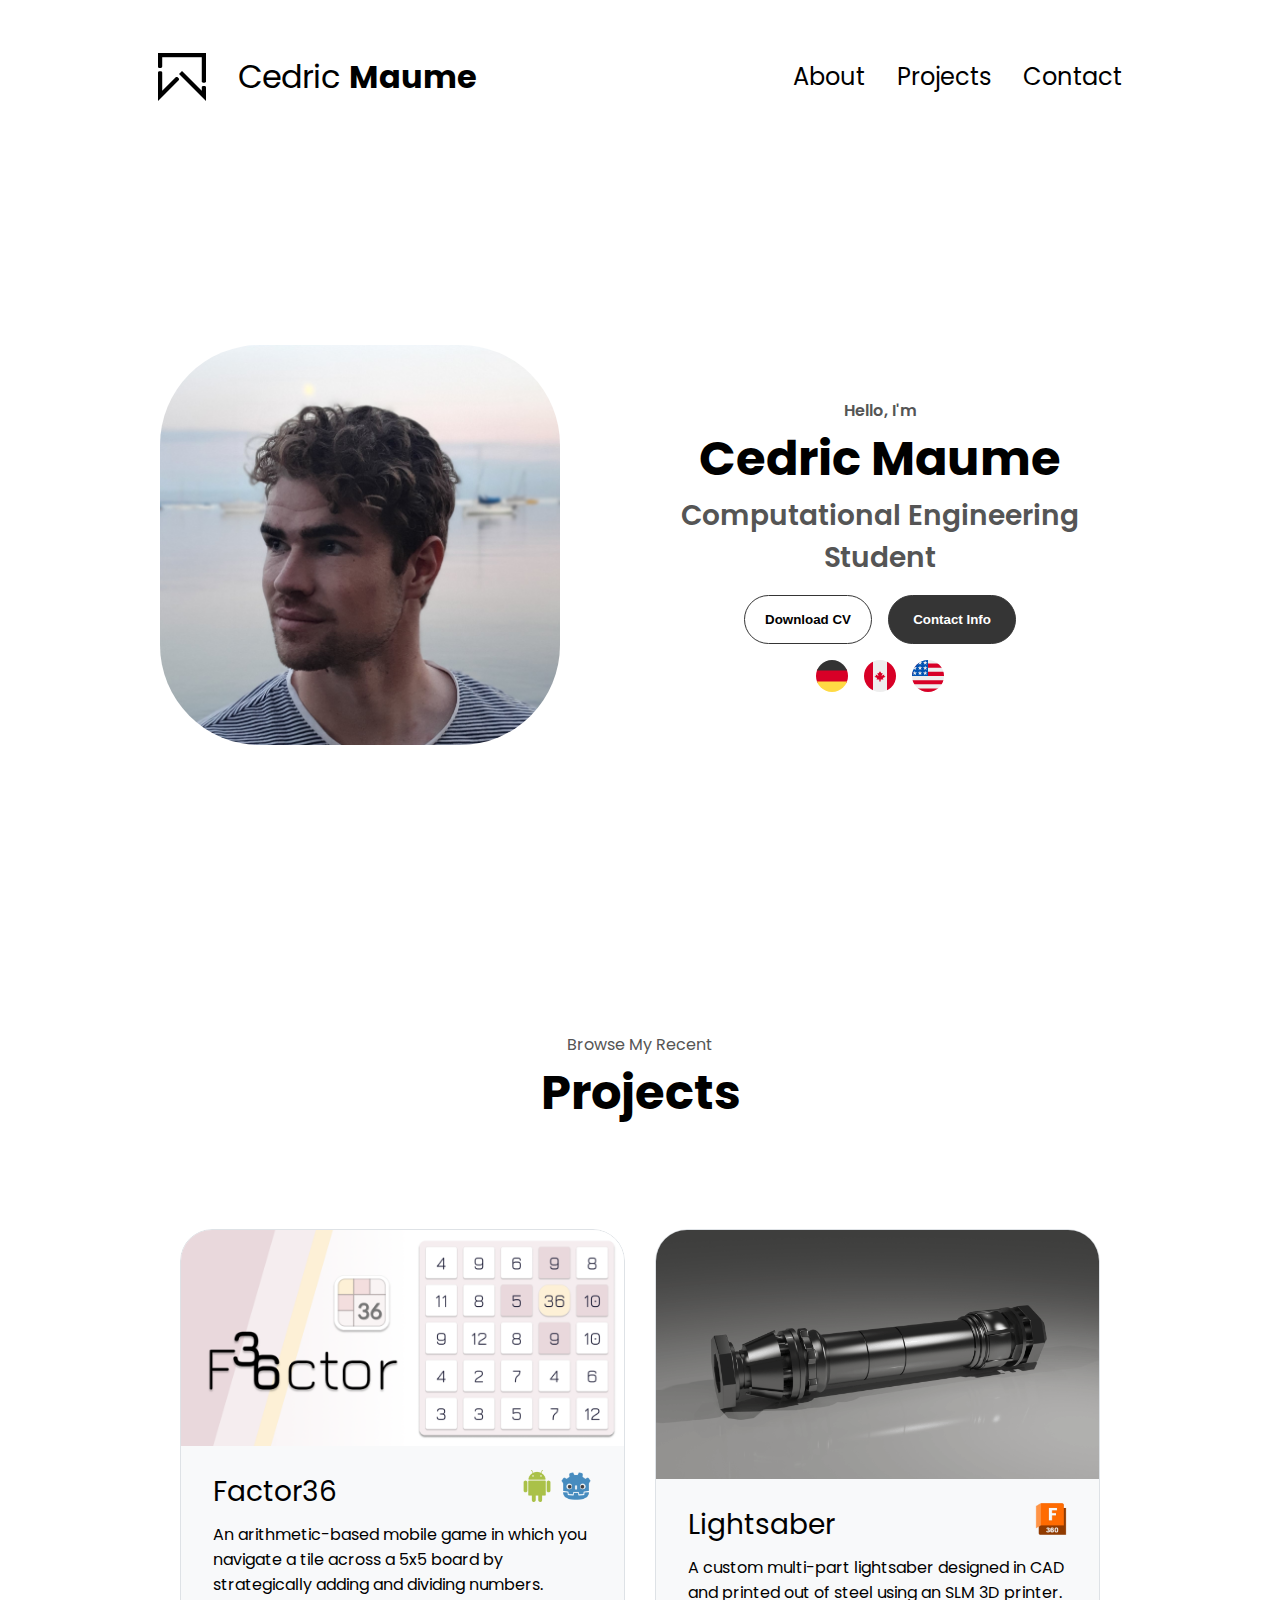
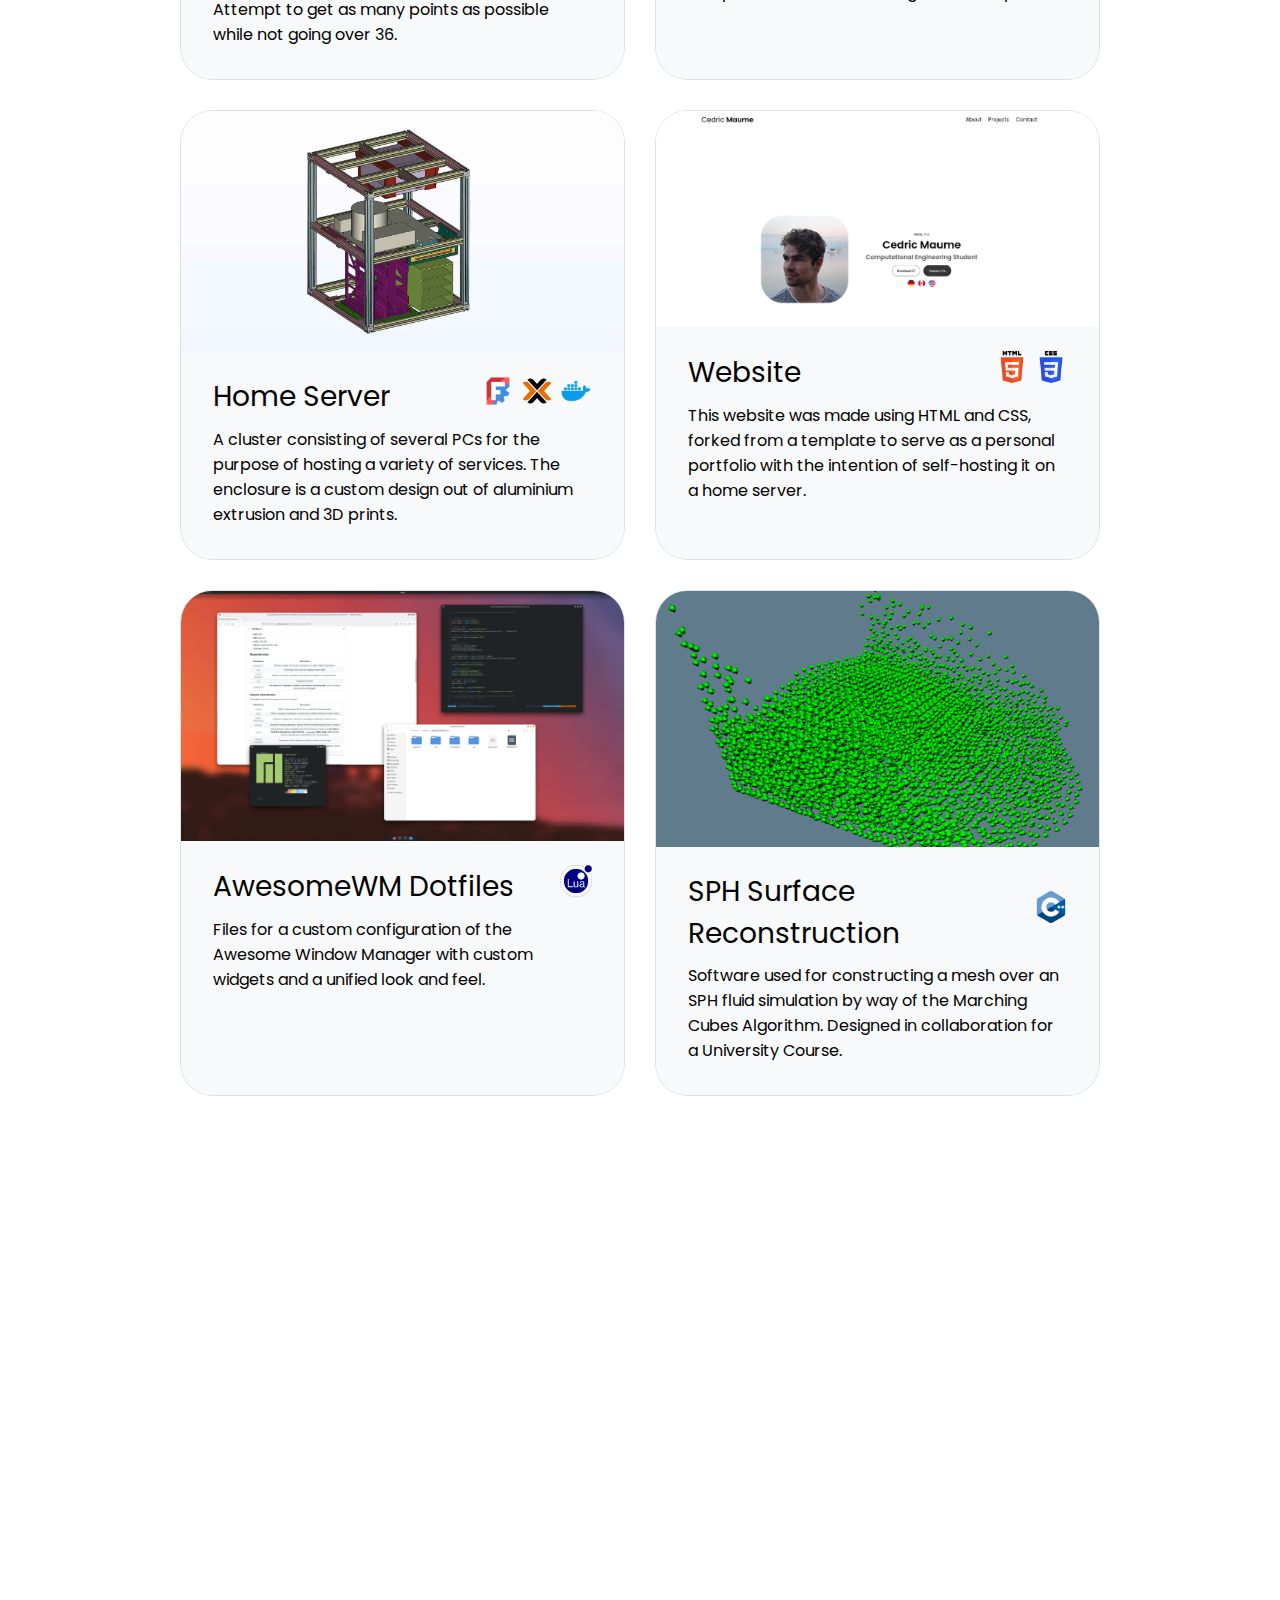
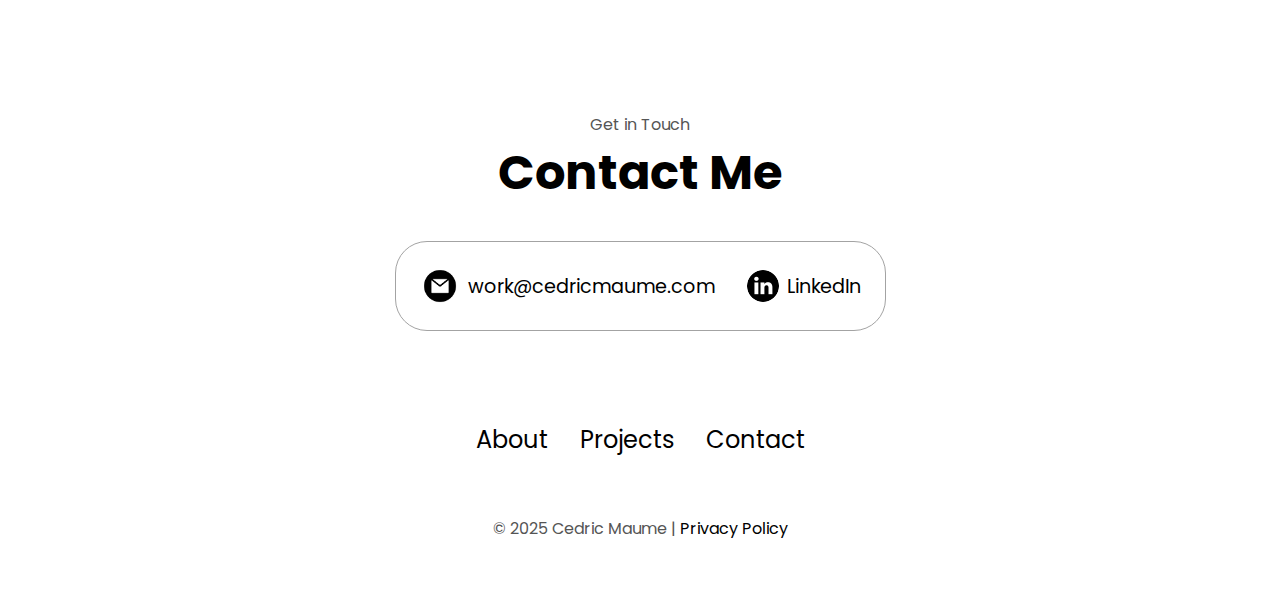
<file: index.html>
<!DOCTYPE html>
<html lang="en">
  <head>
    <meta charset="UTF-8" />
    <meta http-equiv="X-UA-Compatible" content="IE=edge" />
    <meta name="viewport" content="width=device-width, initial-scale=1.0" />
    <title>Cedric Maume</title>
    <link rel="icon" type="image/x-icon" href="./assets/favicon.svg" />
    <link rel="stylesheet" href="style.css" />
    <link rel="stylesheet" href="mediaqueries.css" />
  </head>
  <body>
    <!-- Navigation (Desktop) -->
    <nav id="desktop-nav">
      <div class="logo-container">
        <img src="./assets/favicon.svg" alt="Personal Logo" class="personal-logo" />
        <div class="logo">
          <a href="#desktop-nav">Cedric <b>Maume</b></a>
        </div>
      </div>
      <div>
        <ul class="nav-links">
          <li><a href="#desktop-nav">About</a></li>
          <li><a href="#projects">Projects</a></li>
          <li><a href="#contact">Contact</a></li>
        </ul>
      </div>
    </nav>

    <!-- Navigation (Hamburger) -->
    <nav id="hamburger-nav">
      <div class="logo-container">
        <img src="./assets/favicon.svg" alt="Personal Logo" class="personal-logo" />
        <div class="logo">
          <a href="#desktop-nav">Cedric <b>Maume</b></a>
        </div>
      </div>
      <div class="hamburger-menu">
        <div class="hamburger-icon" onclick="toggleMenu()">
          <span></span>
          <span></span>
          <span></span>
        </div>
        <div class="menu-links">
          <li><a href="#desktop-nav" onclick="toggleMenu()">About</a></li>
          <li><a href="#projects" onclick="toggleMenu()">Projects</a></li>
          <li><a href="#contact" onclick="toggleMenu()">Contact</a></li>
        </div>
      </div>
    </nav>

    <!-- Profile Section -->
    <section id="profile">
      <div class="section__pic-container">
        <img src="./assets/profile-pic.png" alt="Profile Picture" />
      </div>
      <div class="section__text">
        <p class="section__text__p1">Hello, I'm</p>
        <h1 class="title">Cedric Maume</h1>
        <p class="section__text__p2">Computational Engineering Student</p>
        <div class="btn-container">
          <button
            class="btn btn-color-2"
            onclick="window.open('./assets/cv.pdf')"
          >
            Download CV
          </button>
          <button class="btn btn-color-1" onclick="location.href='#contact'">
            Contact Info
          </button>
        </div>
        <div id="socials-container">
          <img src="./assets/de.svg" alt="Germany Flag" class="icon" />
          <img src="./assets/ca.svg" alt="Canada Flag" class="icon" />
          <img src="./assets/us.svg" alt="USA Flag" class="icon" />
        </div>
      </div>
    </section>

    <!-- Projects Section -->
    <section id="projects">
      <p class="section__text__p1">Browse My Recent</p>
      <h1 class="title">Projects</h1>
      <div class="project-grid">
        <!-- Project One -->
        <a href="projects/factor36.html" class="project-link">
          <div class="details-container">
            <div class="article-container">
              <img src="./assets/factor36.png" alt="Factor36" class="project-img" />
            </div>
            <h2 class="experience-sub-title project-title">
              Factor36
              <span class="project-icon">
                <!--<img src="./assets/apple.png" alt="Apple Icon" />-->
                <img src="./assets/android.png" alt="Android Icon" />
                <img src="./assets/godot.png" alt="Godot Icon" />
              </span>
            </h2>
            <p class="project-description">
              An arithmetic-based mobile game in which you navigate a tile across a 5x5 board
              by strategically adding and dividing numbers. Attempt to get as many points as
              possible while not going over 36.
            </p>
          </div>
        </a>

        <!-- Project Two -->
        <a href="./projects/lightsaber.html" class="project-link">
          <div class="details-container">
            <div class="article-container">
              <img src="./assets/lightsaber.png" alt="Lightsaber" class="project-img" />
            </div>
            <h2 class="experience-sub-title project-title">
              Lightsaber
              <span class="project-icon">
                <img src="./assets/fusion360.png" alt="Fusion360 Icon" />
              </span>
            </h2>
            <p class="project-description">
              A custom multi-part lightsaber designed in CAD and printed out of steel using an SLM 3D printer.
            </p>
          </div>
        </a>

        <!-- Project Three -->
        <a href="./projects/server.html" class="project-link">
          <div class="details-container">
            <div class="article-container">
              <img src="./assets/homeserver.png" alt="Home Server" class="project-img" />
            </div>
            <h2 class="experience-sub-title project-title">
              Home Server
              <span class="project-icon">
                <img src="./assets/freecad.png" alt="Freecad Icon" />
                <img src="./assets/proxmox.png" alt="Proxmox Icon" />
                <img src="./assets/docker.png" alt="Docker Icon" />
              </span>
            </h2>
            <p class="project-description">
              A cluster consisting of several PCs for the purpose of hosting a variety of
              services. The enclosure is a custom design out of aluminium extrusion and 3D prints.
            </p>
          </div>
        </a>

        <!-- Project Four -->
        <a href="https://github.com/CedricM9/CedricM9.github.io" class="project-link">
          <div class="details-container">
            <div class="article-container">
              <img src="./assets/website.png" alt="Website" class="project-img" />
            </div>
            <h2 class="experience-sub-title project-title">
              Website
              <span class="project-icon">
                <img src="./assets/html.png" alt="HTML Icon" />
                <img src="./assets/css.png" alt="CSS Icon" />
              </span>
            </h2>
            <p class="project-description">
              This website was made using HTML and CSS, forked from a template to serve as a
              personal portfolio with the intention of self-hosting it on a home server.
            </p>
          </div>
        </a>

        <!-- Project Five -->
        <a href="https://github.com/CedricM9/awesome-dotfiles" class="project-link">
          <div class="details-container">
            <div class="article-container">
              <img src="./assets/awesome.png" alt="AwesomeWM" class="project-img" />
            </div>
            <h2 class="experience-sub-title project-title">
              AwesomeWM Dotfiles
              <span class="project-icon">
                <img src="./assets/lua.png" alt="Lua Icon" />
              </span>
            </h2>
            <p class="project-description">
              Files for a custom configuration of the Awesome Window Manager with custom widgets
              and a unified look and feel.
            </p>
          </div>
        </a>

        <!-- Project Six -->
        <a href="https://github.com/CedricM9/SPH-Surface-Reconstruction" class="project-link">
          <div class="details-container">
            <div class="article-container">
              <img src="./assets/sph.png" alt="SPH Surface Reconstruction" class="project-img" />
            </div>
            <h2 class="experience-sub-title project-title">
              SPH Surface Reconstruction
              <span class="project-icon">
                <img src="./assets/c++.png" alt="C++ Icon" />
              </span>
            </h2>
            <p class="project-description">
              Software used for constructing a mesh over an SPH fluid simulation by way of the
              Marching Cubes Algorithm. Designed in collaboration for a University Course.
            </p>
          </div>
        </a>
      </div>
    </section>

    <!-- Contact Section -->
    <section id="contact">
      <p class="section__text__p1">Get in Touch</p>
      <h1 class="title">Contact Me</h1>
      <div class="contact-info-upper-container">
        <div class="contact-info-container">
          <img src="./assets/email.png" alt="Email icon" class="icon contact-icon email-icon" />
          <p><a href="mailto:work@cedricmaume.com">work@cedricmaume.com</a></p>
        </div>
        <div class="contact-info-container">
          <img src="./assets/linkedin.png" alt="LinkedIn icon" class="icon contact-icon" />
          <p><a href="https://www.linkedin.com/in/cedric-maume-487630256">LinkedIn</a></p>
        </div>
      </div>
<!--
      <div id="socials-container">
        <img src="./assets/linkedin.png" alt="My LinkedIn profile" class="socials-icon" onclick="location.href='https://linkedin.com/'" />
        <img src="./assets/github.png" alt="My Github profile" class="socials-icon" onclick="location.href='https://github.com/'" />
      </div>
-->
    </section>

    <!-- Footer -->
    <footer>
      <nav>
        <div class="nav-links-container">
          <ul class="nav-links">
            <li><a href="#desktop-nav">About</a></li>
            <li><a href="#projects">Projects</a></li>
            <li><a href="#contact">Contact</a></li>
          </ul>
        </div>
      </nav>
      <p>&#169; 2025 Cedric Maume | <a href="./privacy.html">Privacy Policy</a></p>
    </footer>

    <script src="script.js"></script>
  </body>
</html>
</file>
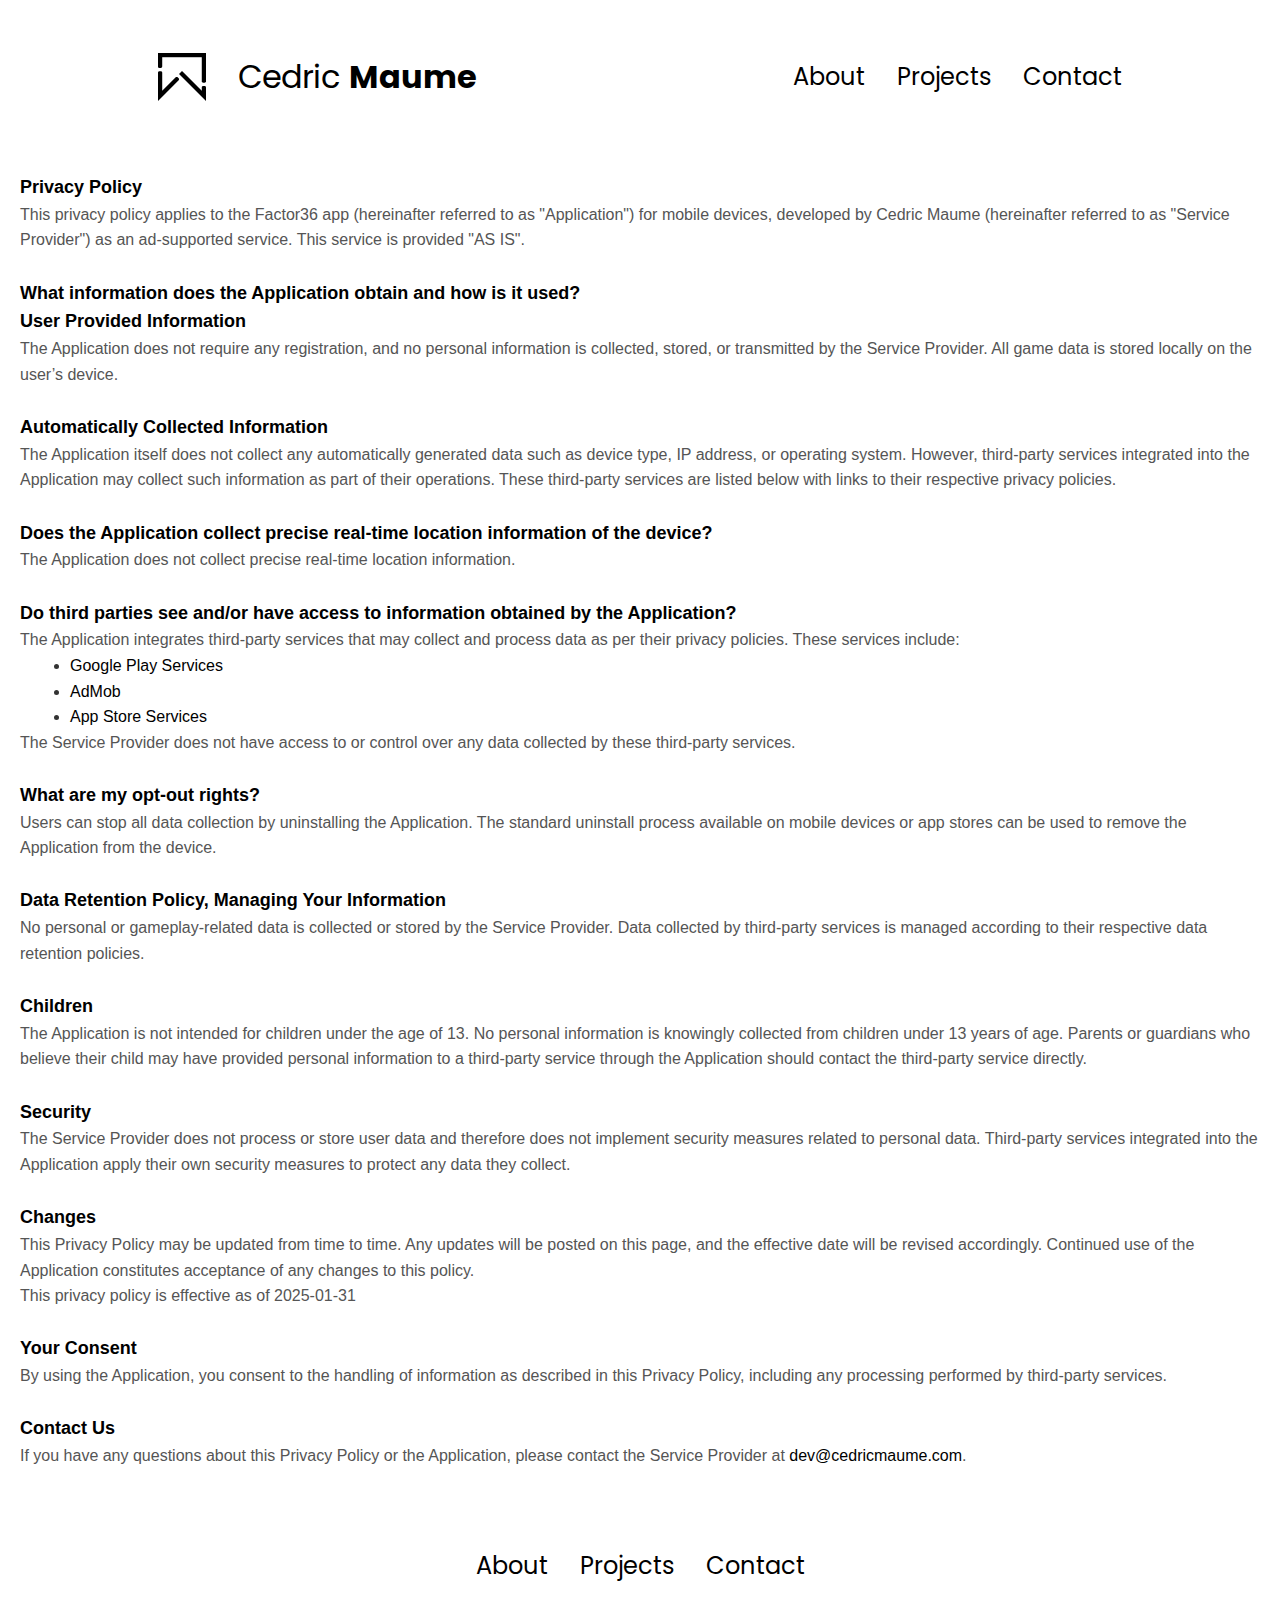
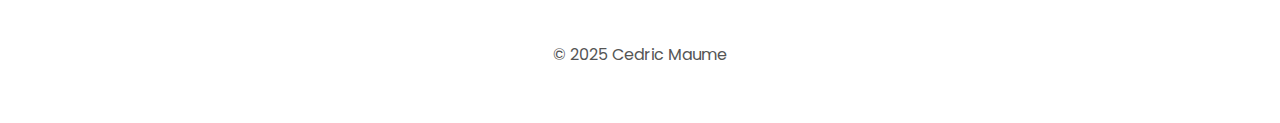
<file: privacy.html>
<!DOCTYPE html>
<html>
<html lang="en">
  <head>
    <meta charset="UTF-8" />
    <meta http-equiv="X-UA-Compatible" content="IE=edge" />
    <meta name="viewport" content="width=device-width, initial-scale=1.0" />
    <title>Privacy Policy</title>
    <link rel="icon" type="image/x-icon" href="./assets/favicon.svg" />
    <link rel="stylesheet" href="style.css" />
    <link rel="stylesheet" href="mediaqueries.css" />
  </head>
<body>
  <!-- Navigation (Desktop) -->
    <nav id="desktop-nav">
      <div class="logo-container">
        <img src="./assets/favicon.svg" alt="Personal Logo" class="personal-logo" />
        <div class="logo">
          <a href="index.html#desktop-nav">Cedric <b>Maume</b></a>
        </div>
      </div>
      <div>
        <ul class="nav-links">
          <li><a href="index.html#desktop-nav">About</a></li>
          <li><a href="index.html#projects">Projects</a></li>
          <li><a href="index.html#contact">Contact</a></li>
        </ul>
      </div>
    </nav>

    <!-- Navigation (Hamburger) -->
    <nav id="hamburger-nav">
      <div class="logo-container">
        <img src="./assets/favicon.svg" alt="Personal Logo" class="personal-logo" />
        <div class="logo">
          <a href="index.html#desktop-nav">Cedric <b>Maume</b></a>
        </div>
      </div>
      <div class="hamburger-menu">
        <div class="hamburger-icon" onclick="toggleMenu()">
          <span></span>
          <span></span>
          <span></span>
        </div>
        <div class="menu-links">
          <li><a href="index.html#desktop-nav" onclick="toggleMenu()">About</a></li>
          <li><a href="index.html#projects" onclick="toggleMenu()">Projects</a></li>
          <li><a href="index.html#contact" onclick="toggleMenu()">Contact</a></li>
        </div>
      </div>
    </nav>

  <div class="text-container">
  <strong>Privacy Policy</strong>
  <p>This privacy policy applies to the Factor36 app (hereinafter referred to as "Application") for mobile devices, developed by Cedric Maume (hereinafter referred to as "Service Provider") as an ad-supported service. This service is provided "AS IS".</p>

  <br><strong>What information does the Application obtain and how is it used?</strong>

  <br><strong>User Provided Information</strong>
  <p>The Application does not require any registration, and no personal information is collected, stored, or transmitted by the Service Provider. All game data is stored locally on the user’s device.</p>

  <br><strong>Automatically Collected Information</strong>
  <p>The Application itself does not collect any automatically generated data such as device type, IP address, or operating system. However, third-party services integrated into the Application may collect such information as part of their operations. These third-party services are listed below with links to their respective privacy policies.</p>

  <br><strong>Does the Application collect precise real-time location information of the device?</strong>
  <p>The Application does not collect precise real-time location information.</p>

  <br><strong>Do third parties see and/or have access to information obtained by the Application?</strong>
  <p>The Application integrates third-party services that may collect and process data as per their privacy policies. These services include:</p>
  <ul>
    <li><a href="https://www.google.com/policies/privacy/" target="_blank" rel="noopener noreferrer">Google Play Services</a></li>
    <li><a href="https://support.google.com/admob/answer/6128543?hl=en" target="_blank" rel="noopener noreferrer">AdMob</a></li>
    <li><a href="https://www.apple.com/legal/privacy/data/en/app-store" target="_blank" rel="noopener noreferrer">App Store Services</a></li>
  </ul>
  <p>The Service Provider does not have access to or control over any data collected by these third-party services.</p>

  <br><strong>What are my opt-out rights?</strong>
  <p>Users can stop all data collection by uninstalling the Application. The standard uninstall process available on mobile devices or app stores can be used to remove the Application from the device.</p>

  <br><strong>Data Retention Policy, Managing Your Information</strong>
  <p>No personal or gameplay-related data is collected or stored by the Service Provider. Data collected by third-party services is managed according to their respective data retention policies.</p>

  <br><strong>Children</strong>
  <p>The Application is not intended for children under the age of 13. No personal information is knowingly collected from children under 13 years of age. Parents or guardians who believe their child may have provided personal information to a third-party service through the Application should contact the third-party service directly.</p>

  <br><strong>Security</strong>
  <p>The Service Provider does not process or store user data and therefore does not implement security measures related to personal data. Third-party services integrated into the Application apply their own security measures to protect any data they collect.</p>

  <br><strong>Changes</strong>
  <p>This Privacy Policy may be updated from time to time. Any updates will be posted on this page, and the effective date will be revised accordingly. Continued use of the Application constitutes acceptance of any changes to this policy.</p>
  <p>This privacy policy is effective as of 2025-01-31</p>

  <br><strong>Your Consent</strong>
  <p>By using the Application, you consent to the handling of information as described in this Privacy Policy, including any processing performed by third-party services.</p>

  <br><strong>Contact Us</strong>
  <p>If you have any questions about this Privacy Policy or the Application, please contact the Service Provider at <a href="mailto:dev@cedricmaume.com">dev@cedricmaume.com</a>.</p>
</div>
    <!-- Footer -->
    <footer>
      <nav>
        <div class="nav-links-container">
          <ul class="nav-links">
            <li><a href="index.html#desktop-nav">About</a></li>
            <li><a href="index.html#projects">Projects</a></li>
            <li><a href="index.html#contact">Contact</a></li>
          </ul>
        </div>
      </nav>
      <p>&#169; 2025 Cedric Maume</p>
    </footer>

    <script src="script.js"></script>
</body>
</html>
</file>
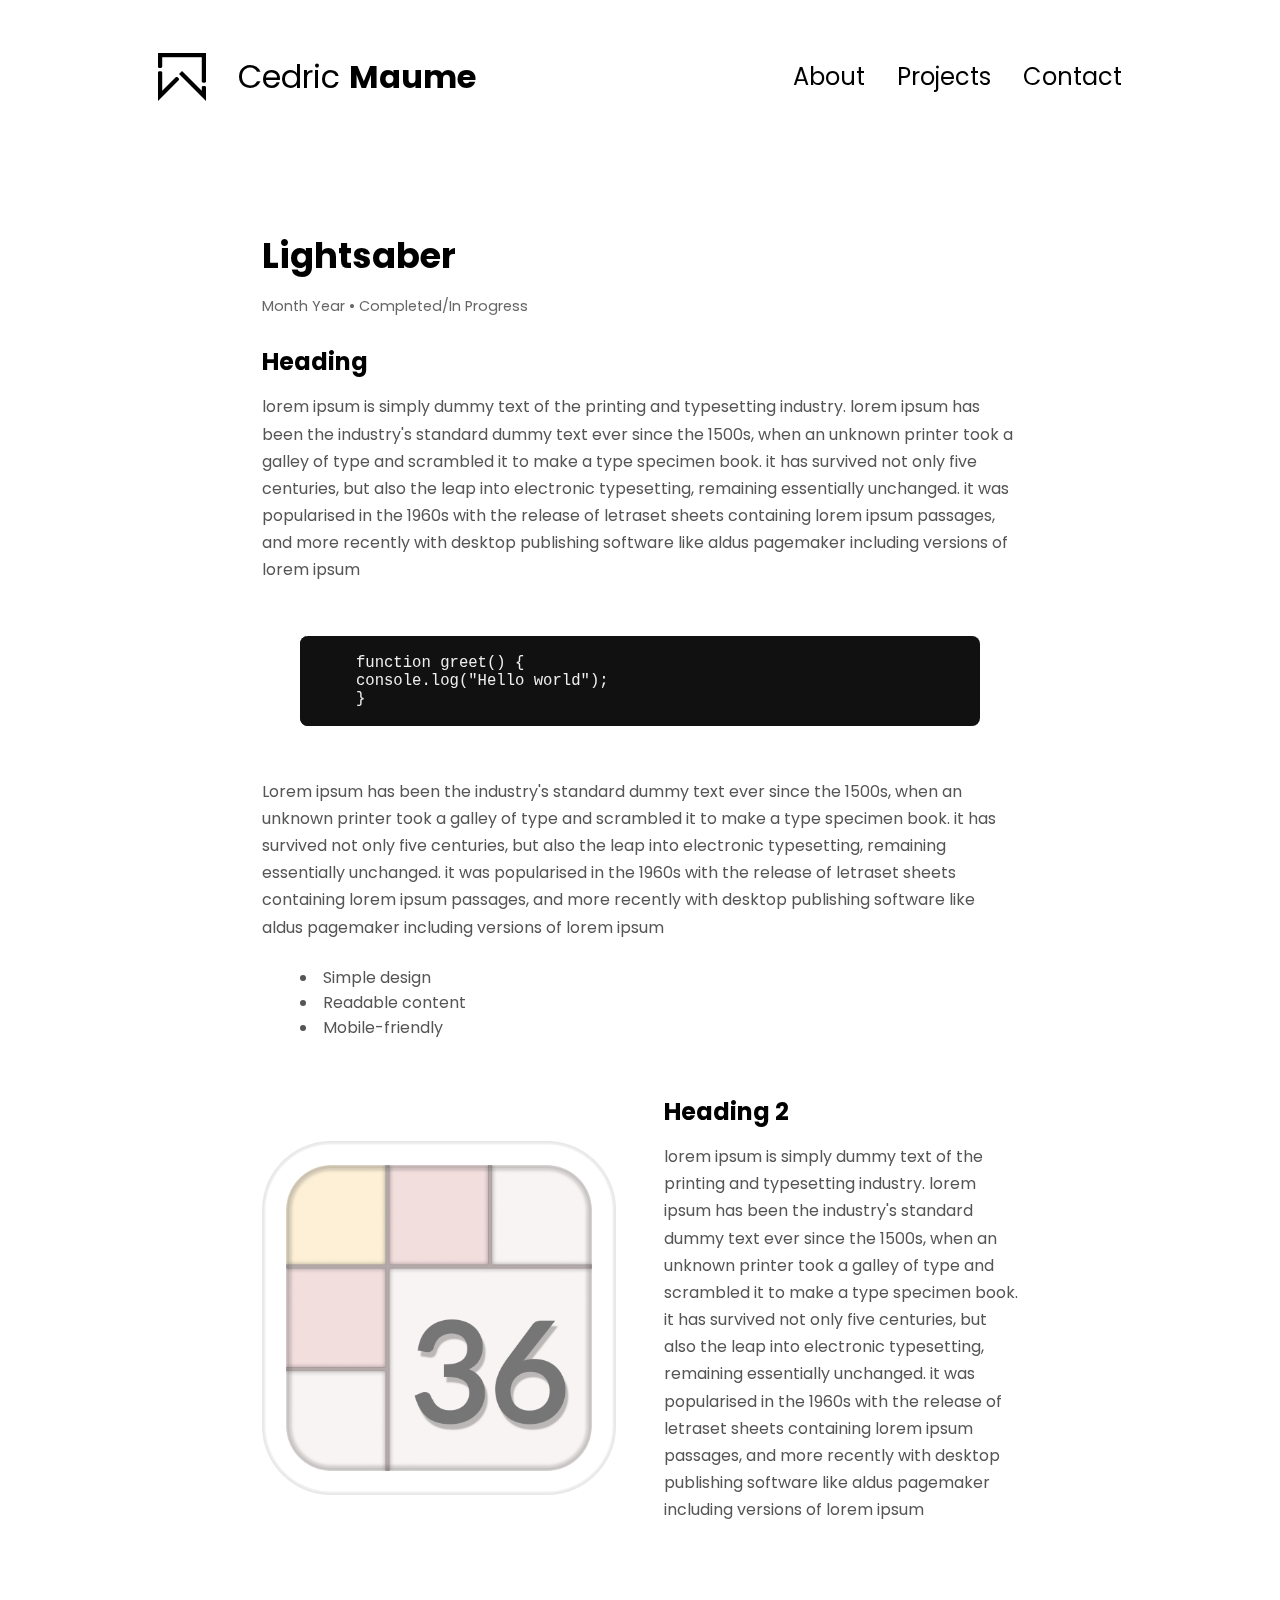
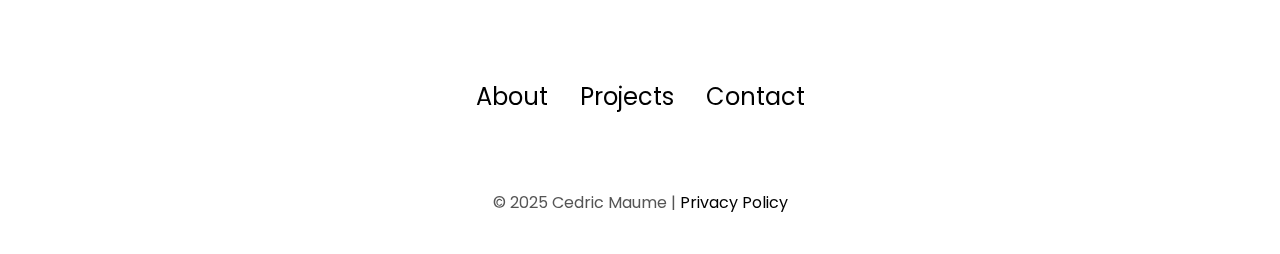
<file: projects/article.html>
<!DOCTYPE html>
<html lang="en">
  <head>
    <meta charset="UTF-8" />
    <meta http-equiv="X-UA-Compatible" content="IE=edge" />
    <meta name="viewport" content="width=device-width, initial-scale=1.0" />
    <title>Cedric Maume</title>
    <link rel="icon" type="image/x-icon" href="../assets/favicon.svg" />
    <link rel="stylesheet" href="../style.css" />
    <link rel="stylesheet" href="../mediaqueries.css" />
    <link rel="stylesheet" href="../article.css" />
    <link rel="stylesheet" type="text/css" href="//fonts.googleapis.com/css?family=Cantarell" /> <!-- Used for the Cantarell 11 Font -->
  </head>
 
  <body>
    <!-- Navigation (Desktop) -->
    <nav id="desktop-nav">
      <div class="logo-container">
        <img src="../assets/favicon.svg" alt="Personal Logo" class="personal-logo" />
        <div class="logo">
          <a href="../index.html#desktop-nav">Cedric <b>Maume</b></a>
        </div>
      </div>
      <div>
        <ul class="nav-links">
          <li><a href="../index.html#desktop-nav">About</a></li>
          <li><a href="../index.html#projects">Projects</a></li>
          <li><a href="../index.html#contact">Contact</a></li>
        </ul>
      </div>
    </nav>

    <!-- Navigation (Hamburger) -->
    <nav id="hamburger-nav">
      <div class="logo-container">
        <img src="../assets/favicon.svg" alt="Personal Logo" class="personal-logo" />
        <div class="logo">
          <a href="../index.html#desktop-nav">Cedric <b>Maume</b></a>
        </div>
      </div>
      <div class="hamburger-menu">
        <div class="hamburger-icon" onclick="toggleMenu()">
          <span></span>
          <span></span>
          <span></span>
        </div>
        <div class="menu-links">
          <li><a href="../index.html#desktop-nav" onclick="toggleMenu()">About</a></li>
          <li><a href="../index.html#projects" onclick="toggleMenu()">Projects</a></li>
          <li><a href="../index.html#contact" onclick="toggleMenu()">Contact</a></li>
        </div>
      </div>
    </nav>

    <main>
  <!-- Profile Section -->
    <section id="article">

      <div class="section">

<h1>Lightsaber</h1>
<div class="meta">Month Year • Completed/In Progress</div>

  <div class="content">
    <h2>Heading</h2>
    <p>lorem ipsum is simply dummy text of the printing and typesetting industry. lorem ipsum has been the industry's standard dummy text ever since the 1500s, when an unknown printer took a galley of type and scrambled it to make a type specimen book. it has survived not only five centuries, but also the leap into electronic typesetting, remaining essentially unchanged. it was popularised in the 1960s with the release of letraset sheets containing lorem ipsum passages, and more recently with desktop publishing software like aldus pagemaker including versions of lorem ipsum</p>
    
    <pre><code>
      function greet() {
      console.log("Hello world");
      }
    </code></pre>

    <p>Lorem ipsum has been the industry's standard dummy text ever since the 1500s, when an unknown printer took a galley of type and scrambled it to make a type specimen book. it has survived not only five centuries, but also the leap into electronic typesetting, remaining essentially unchanged. it was popularised in the 1960s with the release of letraset sheets containing lorem ipsum passages, and more recently with desktop publishing software like aldus pagemaker including versions of lorem ipsum</p>
  </div>

  <ul>
    <li>Simple design</li>
    <li>Readable content</li>
    <li>Mobile-friendly</li>
  </ul>

      </div>

      <div class="section split">
  <div class="media">
    <img src="./assets/icon.png" alt="Factor36 Icon" />
  </div>
  <div class="content">
    <h2>Heading 2</h2>
    <p>lorem ipsum is simply dummy text of the printing and typesetting industry. lorem ipsum has been the industry's standard dummy text ever since the 1500s, when an unknown printer took a galley of type and scrambled it to make a type specimen book. it has survived not only five centuries, but also the leap into electronic typesetting, remaining essentially unchanged. it was popularised in the 1960s with the release of letraset sheets containing lorem ipsum passages, and more recently with desktop publishing software like aldus pagemaker including versions of lorem ipsum</p>
  </div>
</div>

    </section>

    </main>

    <!-- Footer -->
    <footer>
      <nav>
        <div class="nav-links-container">
          <ul class="nav-links">
            <li><a href="../index.html#desktop-nav">About</a></li>
            <li><a href="../index.html#projects">Projects</a></li>
            <li><a href="../index.html#contact">Contact</a></li>
          </ul>
        </div>
      </nav>
      <p>&#169; 2025 Cedric Maume | <a href="../privacy.html">Privacy Policy</a></p>
    </footer>

    <script src="../script.js"></script>
  </body>
</html>
</file>
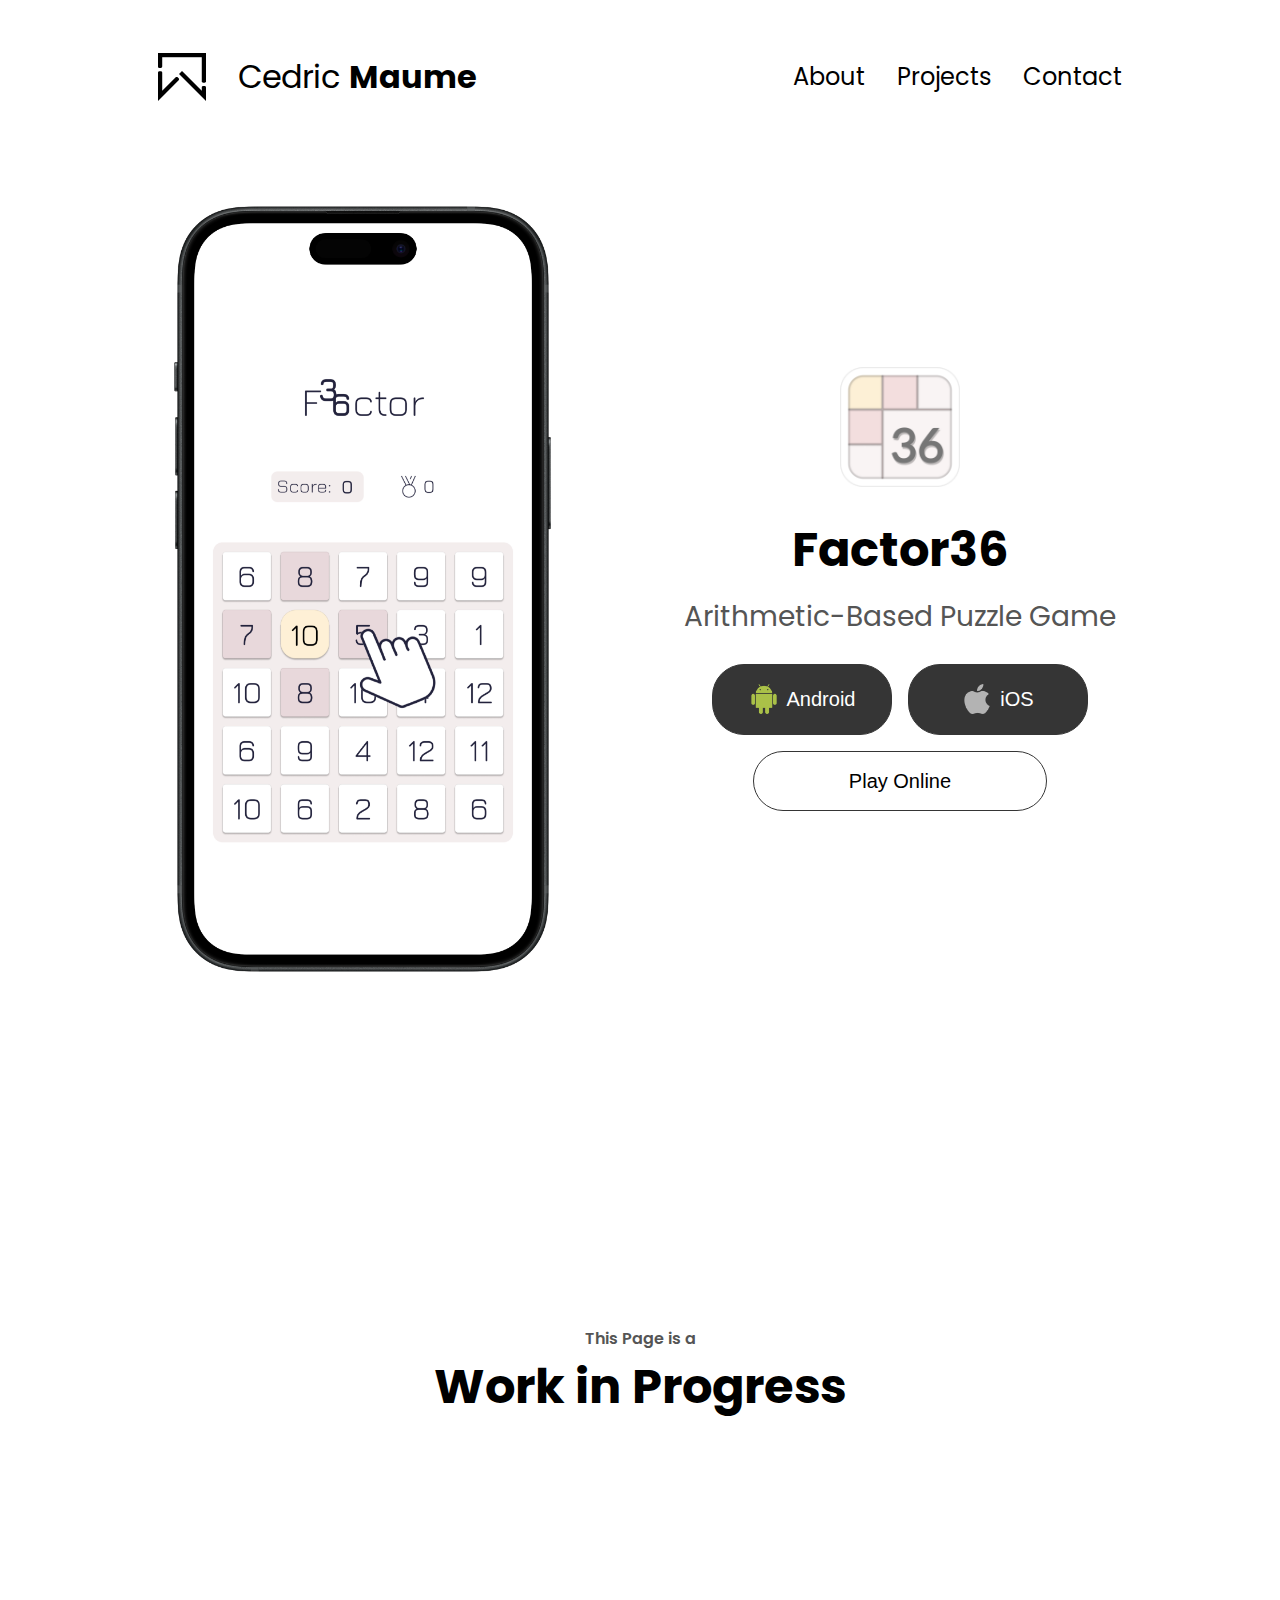
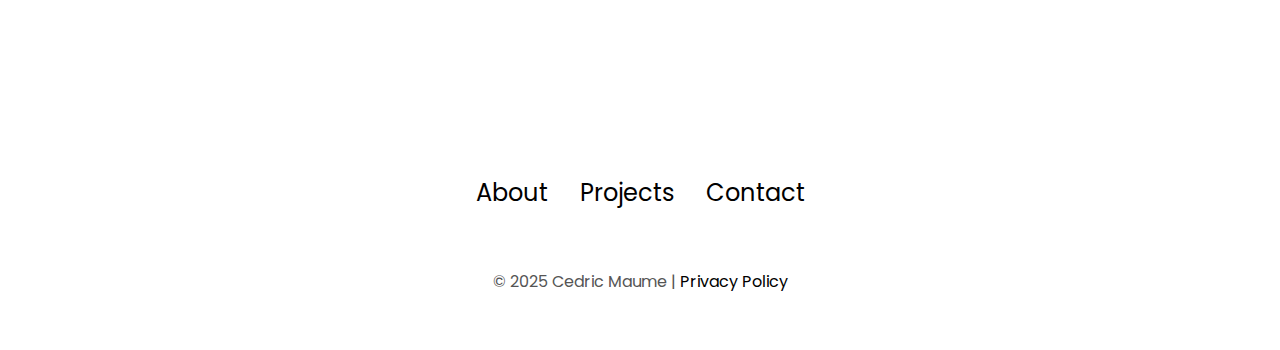
<file: projects/factor36.html>
<!DOCTYPE html>
<html lang="en">
  <head>
    <meta charset="UTF-8" />
    <meta http-equiv="X-UA-Compatible" content="IE=edge" />
    <meta name="viewport" content="width=device-width, initial-scale=1.0" />
    <title>Cedric Maume</title>
    <link rel="icon" type="image/x-icon" href="../assets/favicon.svg" />
    <link rel="stylesheet" href="../style.css" />
    <link rel="stylesheet" href="../mediaqueries.css" />
  </head>
  <body>
    <!-- Navigation (Desktop) -->
    <nav id="desktop-nav">
      <div class="logo-container">
        <img src="../assets/favicon.svg" alt="Personal Logo" class="personal-logo" />
        <div class="logo">
          <a href="../index.html#desktop-nav">Cedric <b>Maume</b></a>
        </div>
      </div>
      <div>
        <ul class="nav-links">
          <li><a href="../index.html#desktop-nav">About</a></li>
          <li><a href="../index.html#projects">Projects</a></li>
          <li><a href="../index.html#contact">Contact</a></li>
        </ul>
      </div>
    </nav>

    <!-- Navigation (Hamburger) -->
    <nav id="hamburger-nav">
      <div class="logo-container">
        <img src="../assets/favicon.svg" alt="Personal Logo" class="personal-logo" />
        <div class="logo">
          <a href="../index.html#desktop-nav">Cedric <b>Maume</b></a>
        </div>
      </div>
      <div class="hamburger-menu">
        <div class="hamburger-icon" onclick="toggleMenu()">
          <span></span>
          <span></span>
          <span></span>
        </div>
        <div class="menu-links">
          <li><a href="../index.html#desktop-nav" onclick="toggleMenu()">About</a></li>
          <li><a href="../index.html#projects" onclick="toggleMenu()">Projects</a></li>
          <li><a href="../index.html#contact" onclick="toggleMenu()">Contact</a></li>
        </div>
      </div>
    </nav>


<section id="profile">
  <div class="project_profile_container">
    <div class="section__screenshot-container">
      <img src="./assets/factor36.png" alt="Factor36 Screenshot" />
    </div>
    <div class="project_profile_content">
      <div class="project_profile_icon">
        <img src="./assets/icon.png" alt="Factor36 Icon" />
      </div>
      <div class="project_profile_text">
        <h1 class="title">Factor36</h1>
        <p class="section__text__p2">Arithmetic-Based Puzzle Game</p>
        <div class="btn-icon-container">
          <button 
            class="btn-icon btn-color-1" 
            onclick="location.href='https://play.google.com/store/apps/details?id=com.cedricmaume.factor36&hl=en';">
            <img src="../assets/android.png" alt="Apple Icon" />
            Android
          </button>
          <button class="btn-icon btn-color-1" onclick="location.href='#contact'">
            <img src="../assets/apple.png" alt="Apple Icon" />
            iOS
          </button>
	  <button 
	    class="btn-icon btn-color-2 btn-full-width" 
	    onclick="location.href='factor36/Factor36.html';">
	    Play Online
	  </button>
        </div>
      </div>
    </div>
  </div>
</section>


  <!-- Profile Section -->
    <section id="text">
      <div class="section__text">
        <p class="section__text__p1">This Page is a</p>
        <h1 class="title">Work in Progress</h1>
      </div>
    </section>


    <!-- Footer -->
    <footer>
      <nav>
        <div class="nav-links-container">
          <ul class="nav-links">
            <li><a href="../index.html#desktop-nav">About</a></li>
            <li><a href="../index.html#projects">Projects</a></li>
            <li><a href="../index.html#contact">Contact</a></li>
          </ul>
        </div>
      </nav>
      <p>&#169; 2025 Cedric Maume | <a href="../privacy.html">Privacy Policy</a></p>
    </footer>

    <script src="../script.js"></script>
  </body>
</html>
</file>
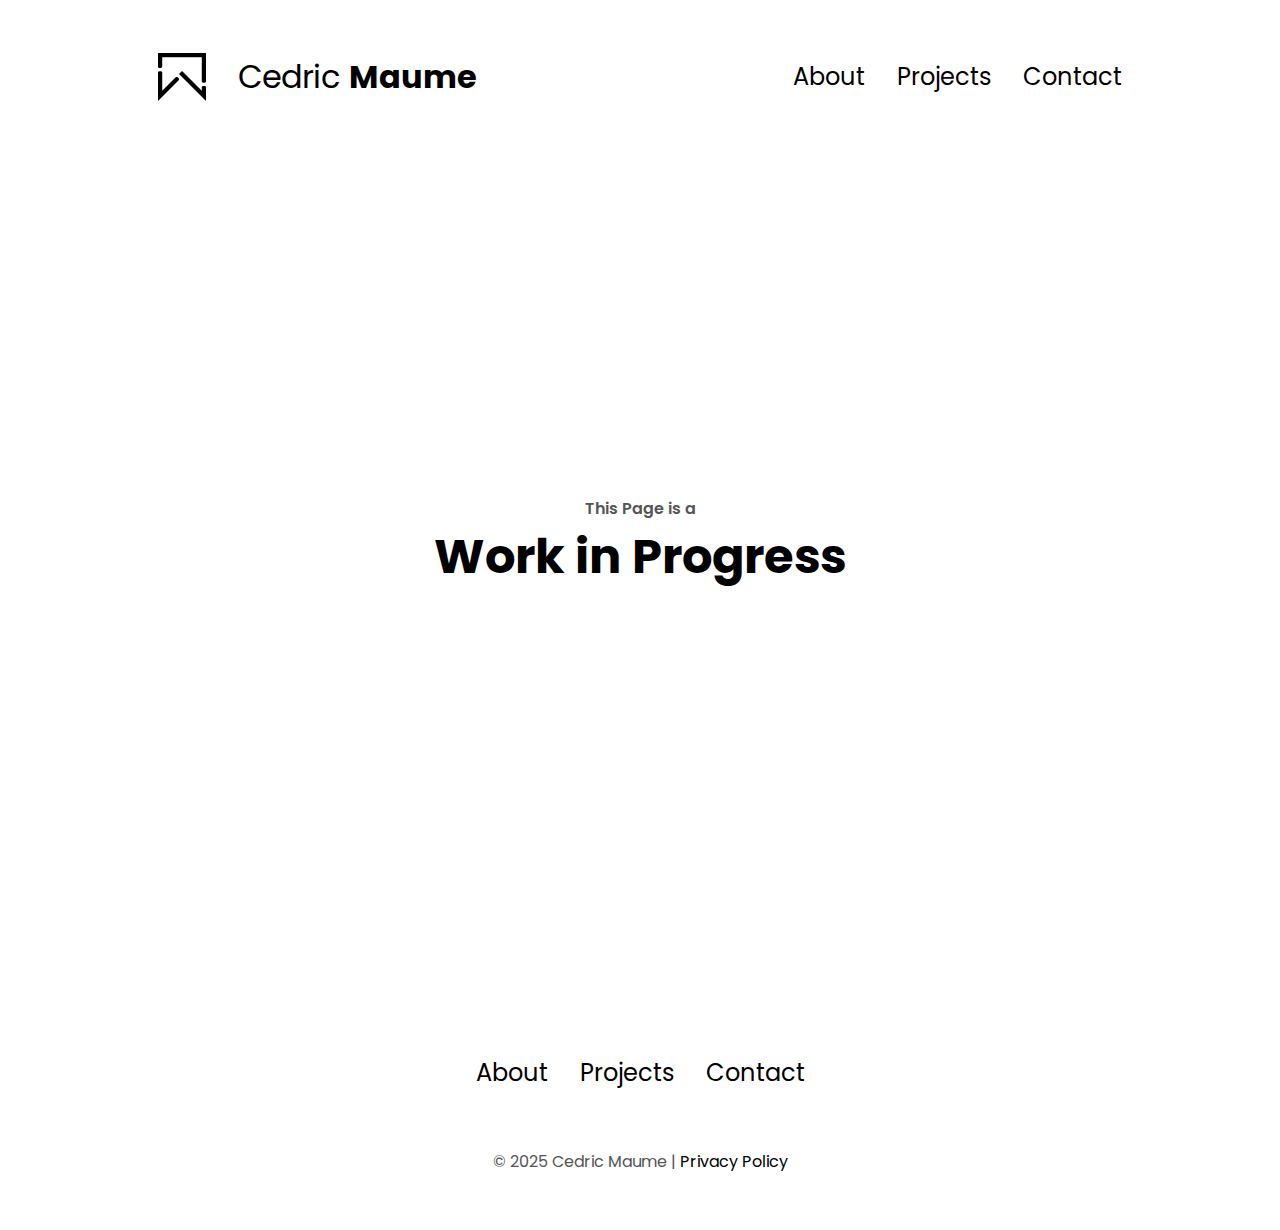
<file: projects/lightsaber.html>
<!DOCTYPE html>
<html lang="en">
  <head>
    <meta charset="UTF-8" />
    <meta http-equiv="X-UA-Compatible" content="IE=edge" />
    <meta name="viewport" content="width=device-width, initial-scale=1.0" />
    <title>Cedric Maume</title>
    <link rel="icon" type="image/x-icon" href="../assets/favicon.svg" />
    <link rel="stylesheet" href="../style.css" />
    <link rel="stylesheet" href="../mediaqueries.css" />
  </head>
  <body>
    <!-- Navigation (Desktop) -->
    <nav id="desktop-nav">
      <div class="logo-container">
        <img src="../assets/favicon.svg" alt="Personal Logo" class="personal-logo" />
        <div class="logo">
          <a href="../index.html#desktop-nav">Cedric <b>Maume</b></a>
        </div>
      </div>
      <div>
        <ul class="nav-links">
          <li><a href="../index.html#desktop-nav">About</a></li>
          <li><a href="../index.html#projects">Projects</a></li>
          <li><a href="../index.html#contact">Contact</a></li>
        </ul>
      </div>
    </nav>

    <!-- Navigation (Hamburger) -->
    <nav id="hamburger-nav">
      <div class="logo-container">
        <img src="../assets/favicon.svg" alt="Personal Logo" class="personal-logo" />
        <div class="logo">
          <a href="../index.html#desktop-nav">Cedric <b>Maume</b></a>
        </div>
      </div>
      <div class="hamburger-menu">
        <div class="hamburger-icon" onclick="toggleMenu()">
          <span></span>
          <span></span>
          <span></span>
        </div>
        <div class="menu-links">
          <li><a href="../index.html#desktop-nav" onclick="toggleMenu()">About</a></li>
          <li><a href="../index.html#projects" onclick="toggleMenu()">Projects</a></li>
          <li><a href="../index.html#contact" onclick="toggleMenu()">Contact</a></li>
        </div>
      </div>
    </nav>

  <!-- Profile Section -->
    <section id="profile">
      <div class="section__text">
        <p class="section__text__p1">This Page is a</p>
        <h1 class="title">Work in Progress</h1>
      </div>
    </section>


    <!-- Footer -->
    <footer>
      <nav>
        <div class="nav-links-container">
          <ul class="nav-links">
            <li><a href="../index.html#desktop-nav">About</a></li>
            <li><a href="../index.html#projects">Projects</a></li>
            <li><a href="../index.html#contact">Contact</a></li>
          </ul>
        </div>
      </nav>
      <p>&#169; 2025 Cedric Maume | <a href="../privacy.html">Privacy Policy</a></p>
    </footer>

    <script src="../script.js"></script>
  </body>
</html>
</file>
<file: style.css>
/* GENERAL */

@import url("https://fonts.googleapis.com/css2?family=Poppins:wght@300;400;500;600&display=swap");

:root {
  --dark-button-color: rgb(53,53,53); /* Define dark color */
  --light-color: white; /* Define light color */
  --text-color-dark: black; /* Define text color for light backgrounds */
  --text-color-light: white; /* Define text color for dark backgrounds */
}

.btn-color-1,
.btn-color-2 {
  border: rgb(53, 53, 53) 0.1rem solid;
}

.btn-color-1:hover,
.btn-color-2:hover {
  cursor: pointer;
}

.btn-color-1,
.btn-color-2:hover {
  background: var(--dark-button-color);
  color: white;
}

.btn-color-1:hover {
  background: rgb(0, 0, 0);
}

.btn-color-2 {
  background: none;
}

.btn-color-2:hover {
  border: rgb(255, 255, 255) 0.1rem solid;
}










* {
  margin: 0;
  padding: 0;
}

body {
  font-family: "Poppins", sans-serif;
}

html {
  scroll-behavior: smooth;
}

p {
  color: rgb(85, 85, 85);
}

/* TRANSITION */

a,
.btn,
.btn-icon {
  transition: all 300ms ease;
}

/* DESKTOP NAV */

nav,
.nav-links {
  display: flex;
}

nav {
  justify-content: space-around;
  align-items: center;
  height: 17vh;
}

.nav-links {
  gap: 2rem;
  list-style: none;
  font-size: 1.5rem;
}

a {
  color: black;
  text-decoration: none;
  text-decoration-color: white;
}

a:hover {
  color: grey;
  text-decoration: underline;
  text-underline-offset: 1rem;
  text-decoration-color: rgb(181, 181, 181);
}

.logo {
  font-size: 2rem;
}

.logo:hover {
  cursor: default;
}



.personal-logo {
  height: 3rem;
}

.logo-container {
    display: flex;
    align-items: center; /* Vertically center the items */
    gap: 32px; /* Add spacing between the logo and text */
}

/* HAMBURGER MENU */

#hamburger-nav {
  display: none;
}

.hamburger-menu {
  position: relative;
  display: inline-block;
}

.hamburger-icon {
  display: flex;
  flex-direction: column;
  justify-content: space-between;
  height: 24px;
  width: 30px;
  cursor: pointer;
}

.hamburger-icon span {
  width: 100%;
  height: 2px;
  background-color: black;
  transition: all 0.3 ease-in-out;
}

.menu-links {
  position: absolute;
  top: 100%;
  right: 0;
  background-color: white;
  width: fit-content;
  max-height: 0;
  overflow: hidden;
  transition: all 0.3 ease-in-out;
}

.menu-links a {
  display: block;
  padding: 10px;
  text-align: left;
  font-size: 1.5rem;
  color: black;
text-decoration: none;
  transition: all 0.3 ease-in-out;
}

.menu-links li {
  list-style: none;
}

.menu-links.open {
  max-height: 300px;
}

.hamburger-icon.open span:first-child {
  transform: rotate(45deg) translate(10px, 5px);
}

.hamburger-icon.open span:nth-child(2) {
  opacity: 0;
}

.hamburger-icon.open span:last-child {
  transform: rotate(-45deg) translate(10px, -5px);
}

.hamburger-icon span:first-child {
  transform: none;
}

.hamburger-icon span:first-child {
  opacity: 1;
}

.hamburger-icon span:first-child {
  transform: none;
}

/* SECTIONS */

section {
  padding-top: 4vh;
  height: 96vh;
  margin: 0 10rem;
  box-sizing: border-box;
  min-height: fit-content;
}

.section-container {
  display: flex;
}


#text {
  display: flex;
  justify-content: center;
  gap: 5rem;
  height: 80vh;
}

/* PROFILE SECTION */

#profile {
  display: flex;
  justify-content: center;
  gap: 5rem;
  height: 80vh;
}

.section__pic-container {
  display: flex;
  height: 400px;
  width: 400px;
  border-radius: 20%;
  object-fit: cover;
  margin: auto 0;
}

.section__pic-container img{
  border-radius: 25%;
}

.section__screenshot-container {
  display: flex;
  height: 800px;
  width: 400px;
  object-fit: cover;
  margin: auto 0;
}


.section__text {
  align-self: center;
  text-align: center;
}

.section__text p {
  font-weight: 600;
}

.section__text__p1 {
  text-align: center;
}

.section__text__p2 {
  font-size: 1.75rem;
  margin-bottom: 1rem;
}

.title {
  font-size: 3rem;
  text-align: center;
}

#socials-container {
  display: flex;
  justify-content: center;
  margin-top: 1rem;
  gap: 1rem;
}

/* ICONS */

.icon {
  height: 2rem;
  border-radius: 50%;
}

.socials-icon {
  height: 2rem;
  border-radius: 50%;
  cursor: pointer; 
  transition: transform 0.2s ease; 
}

.socials-icon:hover {
  transform: scale(1.05); /* Optional: Slightly enlarge icon on hover */
}

.project-icon img {
  width: 2rem; /* Set the width */
  height: 2rem; /* Ensure it maintains a square size */
  object-fit: contain; /* Makes sure the image scales properly */
  /*vertical-align: middle; /* Aligns the icon with the text */
}

/* BUTTONS */
.contact-button-container {
  display: flex; /* Enable flexbox for alignment */
  justify-content: center; /* Center the buttons horizontally */
  gap: 1rem; /* Add space between the buttons */
}


.contact-button {
  display: inline-block; /* Ensure buttons respect their content size */
  padding: 1rem 2rem; /* Adjust the padding for spacing inside the buttons */
  font-size: 1.4rem; /* Control the font size */
  text-align: center; /* Center the text within the button */
  white-space: nowrap; /* Prevent the text from breaking into multiple lines */
  border: 1px solid #ccc; /* Add a border for clarity (optional) */
  border-radius: 2rem; /* Add rounded corners (optional) */
  font-weight: 600;
  transition: all 300ms ease;
}

.btn-container {
  display: flex;
  justify-content: center;
  gap: 1rem;
}

.btn {
  font-weight: 600;
  transition: all 300ms ease;
  padding: 1rem;
  width: 8rem;
  border-radius: 2rem;
}

.btn img {
  height: 30px;
}

/* Btn 1: Right (Dark) */
/* Btn 2: Left (Light) */
.btn-color-1,
.btn-color-2 {
  border: rgb(53, 53, 53) 0.1rem solid;
}

.btn-color-1:hover,
.btn-color-2:hover {
  cursor: pointer;
}

.btn-color-1,
.btn-color-2:hover {
  background: var(--dark-button-color);
  color: white;
}

.btn-color-1:hover {
  background: none;
  color: black;
}

.btn-color-2 {
  background: none;
}

.btn-color-2:hover {
  border: rgb(255, 255, 255) 0.1rem solid;
}

.btn-container {
  gap: 1rem;
}

/* ABOUT SECTION */

#about {
  position: relative;
}

.about-containers {
  display: grid; /* Enable grid layout */
  grid-template-columns: repeat(auto-fit, minmax(300px, 1fr)); /* Auto-adjust columns */
  gap: 2rem;
  margin-bottom: 2rem;
  margin-top: 2rem;
  width: 100%;
  max-width: 1300px; /* Set a maximum width for the grid */
}

.about-details-container {
  justify-content: center;
  flex-direction: column;
}

.about-containers,
.about-details-container {
  display: flex;
}

.about-pic {
  border-radius: 2rem;
}

.arrow {
  position: absolute;
  right: -5rem;
  bottom: 2.5rem;
}

.details-container {
  padding: 0;
  flex: 1;
  background: #F8F9FA;
  border-radius: 2rem;
  border: 0.1rem solid #DEE2E6;
  /*border-color: rgb(163, 163, 163);*/
  text-align: left;
  overflow: hidden;
  display: flex;
  flex-direction: column;
}

.section-container {
  gap: 4rem;
  height: 80%;
}

.section__pic-container {
  height: 400px;
  width: 400px;
  margin: auto 0;
}

/* EXPERIENCE SECTION */

#experience {
  position: relative;
}

.experience-sub-title {
  color: rgb(85, 85, 85);
  font-weight: 400;
  font-size: 1.75rem;
  margin-bottom: 2rem;
}

.experience-details-container {
  display: flex;
  justify-content: center;
  /*flex-direction: column;*/ 
  margin: 0 auto;
}

.article-container {
  display: flex;
  text-align: initial;
  flex-wrap: wrap;
  flex-direction: row;
  gap: 2.5rem;
  justify-content: space-around;
}

article {
  display: flex;
  width: 10rem;
  justify-content: space-around;
  gap: 0.5rem;
}

article .icon {
  cursor: default;
}

/* PROJECTS SECTION */

#projects {
  position: relative;
}

.color-container {
  border-color: rgb(163, 163, 163);
  background: rgb(250, 250, 250);
}

.project-img {
  width: 100%;
  height: 100%;
  max-height: 300px;
  object-fit: cover;
  overflow: hidden; /* Hides the parts of the image that exceed the container */
  
  width: 100%;
  height: 100%;
  object-fit: cover;
  border-radius: inherit; /* Inherit parent's border-radius */
  display: block; /* Remove extra spacing */
}

.project-title {
  margin-left: 2rem;
  margin-right: 2rem;
  margin-top: 1.5rem;
  color: black;
  display: flex; /* Enables flexbox */
  justify-content: space-between; /* Pushes text to the left and icon to the right */
  align-items: center; /* Vertically aligns the items */
}


.project-icon img {
  width: 2rem; /* Restrict the size of the icon */
  height: 2rem; /* Maintain a square aspect ratio */
  object-fit: contain; /* Ensures the image scales correctly */
}



.project-description {
  margin-left: 2rem;
  margin-right: 2rem;
  margin-bottom: 2rem;
  margin-top: -1.5rem;
  color: black;
}

.project-btn {
  color: black;
  border-color: rgb(163, 163, 163);
}




/* Default layout: single column */
.project-grid {
    display: grid;
    gap: 30px;
    padding: 20px;
    grid-template-columns: 1fr;
    max-width: 1300px; /* Sets the maximum width of the grid */
    margin: 0 auto; /* Centers the grid horizontally */
    padding-top: 100px;
}


.project {
    background-color: #ffffff;
    border: 1px solid #ddd;
    border-radius: 8px;
    padding: 15px;
    box-shadow: 0 4px 6px rgba(0, 0, 0, 0.1);
    text-align: center;
}

.project h3 {
    margin-top: 0;
    color: #333;
}

.project p {
    color: #666;
}

.contact-info-container a{
  text-decoration: none;
}


/* Project Link */
.project-link {
  text-decoration: none; /* No underline on the <a> itself */
  color: inherit; /* Keep text color consistent */
  display: block; /* Make the container clickable */
  border-radius: 2rem; /* Rounded corners */
  overflow: hidden; /* Ensures content respects the border-radius */
  transition: transform 0.2s ease, box-shadow 0.2s ease; /* Smooth transitions */
  position: relative; /* Required for proper clipping */
  overflow: hidden;
  display: flex;
  flex-direction: column;
}

/* Hover Effect */
.project-link:hover {
  transform: scale(1.05); /* Slightly increase size */
  box-shadow: 0 8px 15px rgba(0, 0, 0, 0.2); /* Add a shadow */
}

/* Remove underline for child elements explicitly */
.project-link h2, 
.project-link p {
  text-decoration: none; /* No underline for child elements */
}

/* Prevent underlining on hover for the <a> and its children */
.project-link:hover,
.project-link:hover h2,
.project-link:hover p {
  text-decoration: none; /* Ensure no underline on hover */
}




/* CONTACT */

#contact {
  display: flex;
  justify-content: center;
  flex-direction: column;
  height: 70vh;
  margin-top: 35rem; /* Add space between projects and contact */
}

.contact-info-upper-container {
  display: flex;
  justify-content: center;
  border-radius: 2rem;
  border: rgb(53, 53, 53) 0.1rem solid;
  border-color: rgb(163, 163, 163);
  background: (250, 250, 250);
  margin: 2rem auto;
  padding: 0.5rem;
}

.contact-info-container {
  display: flex;
  align-items: center;
  justify-content: center;
  gap: 0.5rem;
  margin: 1rem;
}

.contact-info-container p {
  font-size: larger;
}

.contact-icon {
  cursor: default;
}

.email-icon {
  height: 2.5rem;
}

/* FOOTER SECTION */

footer {
  height: 26vh;
  margin: 0 1rem;
}

footer p {
  text-align: center;
}

footer a:hover {
  text-decoration: none;
}

footer nav a:hover {
  color: grey;
  text-decoration: underline;
  text-underline-offset: 1rem;
  text-decoration-color: rgb(181, 181, 18);
}





.text-container {
  max-width: 1300px;
  margin: 0 auto; /* Center the text container */
  padding: 20px; /* Add some padding for better spacing */
  font-family: Arial, sans-serif; /* Optional: Define a font family */
  line-height: 1.6; /* Adjust line height for better readability */
  font-size: 16px; /* Set the base font size */
  color: #333; /* Darker text color for readability */
}

.text-container strong {
  font-size: 18px; /* Slightly larger font size for headings */
  color: #000; /* Bold headings in black */
}

.text-container ul {
  margin-left: 50px; /* Indent the list */
  list-style-type: disc; /* Use bullet points */
}

.text-container a {
  color: #375a7f
  text-decoration: none; /* Remove underline from links */
  transition: color 0.3s ease; /* Smooth color transition */
}

.text-container a:hover {
  color: #2c4a64; 
  text-decoration: none; /* Remove underline from links */
}

.logo a {
  text-decoration: none; /* Remove underline or decoration */
}

.logo a:hover {
  text-decoration: none; /* Ensure no decoration on hover */
  color: black;
}



















.project_profile_container {
  display: flex;
  align-items: center; /* Center content vertically */
  justify-content: center;
  gap: 120px;
  flex-wrap: wrap; /* Allows wrapping for responsiveness */
}

.project_profile_screenshot {
  flex: 1; /* Make the screenshot take equal space */
  min-width: 300px; /* Minimum width for the screenshot */
}

.project_profile_screenshot img {
  width: 100%;
  height: auto;
  border-radius: 10px;
}

.project_profile_content {
  flex: 1; /* Make the right content take equal space */
  display: flex;
  flex-direction: column; /* Stack icon above text */
  align-items: center; /* Center icon horizontally */
  justify-content: center; /* Center content vertically with left column */
  gap: 20px;
  min-width: 300px; /* Minimum width for the right column */
  text-align: center; /* Center-align text */
}

.project_profile_icon img {
  width: 120px; /* Adjust icon size */
  height: auto;
}

.project_profile_text {
  display: flex;
  flex-direction: column;
  gap: 10px;
}


/* Responsive Behavior */
@media (max-width: 768px) {
  .project_profile_container {
    flex-direction: column; /* Stack the screenshot above the content */
    align-items: center;
  }

  .project_profile_screenshot {
    width: 100%;
  }

  .project_profile_content {
    width: 100%;
    align-items: center;
    text-align: center; /* Center-align the text */
  }

}


.btn-icon-container {
  display: flex;
  justify-content: center;
  flex-wrap: wrap; /* Allow buttons to wrap to the next line */
  gap: 1rem; /* Space between buttons */
}


.btn-icon {
  font-weight: 400;
  font-size: 20px; /* Keep the font size as large as the icon */
  line-height: 1; /* Prevent extra spacing caused by default line-height */
  transition: all 300ms ease;
  padding: 1.2rem 1.5rem; /* Adjust padding to prevent overflow */
  width: 180px; /* Allow button to adjust width to fit content */
  border-radius: 2rem;
  display: flex; /* Use flexbox for layout */
  align-items: center; /* Center icon and text vertically */
  justify-content: center; /* Center icon and text horizontally */
  gap: 0.5rem; /* Add space between the icon and text */
  box-sizing: border-box; /* Ensure padding is included within button size */
  overflow: hidden; /* Prevent content from overflowing */
}

.btn-icon.btn-full-width {
  flex-basis: 67%; /* Make the button take full width of the container */
  text-align: center; /* Center-align text and icon */
}


.btn-icon img {
  height: 30px; /* Icon height */
  width: auto; /* Maintain aspect ratio */
}
</file>
<file: mediaqueries.css>
@media screen and (max-width: 1400px) {
  #profile {
    height: 83vh;
    margin-bottom: 6rem;
  }
  .about-containers {
    flex-wrap: wrap;
  }
  #contact,
  #projects {
    height: fit-content;
  }
}

@media screen and (max-width: 1200px) {
  #desktop-nav {
    display: none;
  }
  #hamburger-nav {
    display: flex;
  }
  #experience,
  .experience-details-container {
    margin-top: 2rem;
  }
  #profile,
  .section-container {
    display: block;
  }
  .arrow {
    display: none;
  }
  section,
  .section-container {
    height: fit-content;
  }
  section {
    margin: 0 5%;
  }
  .section__pic-container {
    width: 275px;
    height: 275px;
    margin: 0 auto 2rem;
  }
  .about-containers {
    grid-template-columns: repeat(auto-fit, minmax(250px, 1fr)); /* Smaller column size */
    gap: 1.5rem; /* Reduce spacing */ 
    margin-top: 0;
  }
}

@media screen and (max-width: 600px) {
  #contact,
  footer {
    height: 40vh;
  }
  #profile {
    height: 83vh;
    margin-bottom: 0;
  }
  article {
    font-size: 1rem;
  }
  footer nav {
    height: fit-content;
    margin-bottom: 2rem;
  }
  .about-containers {
    flex-wrap: wrap;
    grid-template-columns: 1fr; /* Single column for small screens */
    gap: 1rem;
  }
  .contact-info-upper-container,
  .btn-container {
    flex-wrap: wrap;
  }
  .contact-info-container {
    margin: 0;
  }
  .contact-info-container p,
  .nav-links li a {
    font-size: 1rem;
  }
  .experience-sub-title {
    font-size: 1.25rem;
  }
  .logo {
    font-size: 1.5rem;
  }
  .nav-links {
    flex-direction: column;
    gap: 0.5rem;
    text-align: center;
  }
  .section__pic-container {
    width: auto;
    height: 46vw;
    justify-content: center;
  }
  .section__text__p2 {
    font-size: 1.25rem;
  }
  .title {
    font-size: 2rem;
  }
  .text-container {
    text-align: justify;
  }
}



/* Default layout: single column */
.project-grid {
    grid-template-columns: 1fr;
    max-width: 1300px; /* Sets the maximum width of the grid */
    margin: 0 auto; /* Centers the grid horizontally */
}

/* Two columns for wider screens */
@media (min-width: 768px) {
    .project-grid {
        grid-template-columns: 1fr 1fr;
    }
}


@media (max-width: 768px) {
  #profile {
    margin-bottom: 15rem; /* Adjust this value as needed */
  }

  #text {
    margin-top: 15rem; /* Adds space between the sections */
  }
}
</file>
<file: article.css>
#article {
  max-width: 820px;
  margin: 0 auto;
  padding: 24px 32px;
}

/* Sections */
.section {
  margin: 3.5em 0;
}

/* SPLIT LAYOUT */
.split {
  display: flex;
  gap: 48px;
  align-items: center;
}

/* Reverse layout option */
.split.reverse {
  flex-direction: row-reverse;
}

/* Children */
.split .media {
  flex: 1;
}

.split .content {
  flex: 1;
}

/* Images */
#article img {
  width: 100%;
  max-width: 386px; /* 👈 controls max size */
  height: auto;
  border-radius: 8px;
  display: block;
  margin: 0 auto; /* center when stacked */
}

/* Typography */
h1, h2, h3 {
  line-height: 1.3;
}

h1 {
  font-size: 2.2rem;
  margin-bottom: 0.5em;
}

h2 {
  margin-top: 0;
}

p {
  margin: 1em 0;
  line-height: 1.7;
}

code {
  background: #111;
  padding: 2px 6px;
  border-radius: 4px;
  font-size: 1.2em;
}

pre {
  width: 90%;
  margin: 2em auto; /* centers horizontally */
  margin-top: 4em;
  margin-bottom: 4em;
  background: #111;
  color: #eee;
  padding: 0px;
  border-radius: 8px;
  overflow-x: auto;
}

#article ul {
  width: 90%;
  margin: 1.5em auto;
  list-style-position: inside;
  padding-left: 0;
  color: rgb(85, 85, 85);
}

.meta {
  color: #666;
  font-size: 0.9em;
  margin-bottom: 2em;
}

/* MOBILE */
@media (max-width: 700px) {
  .split {
    flex-direction: column;
  }
}
</file>
